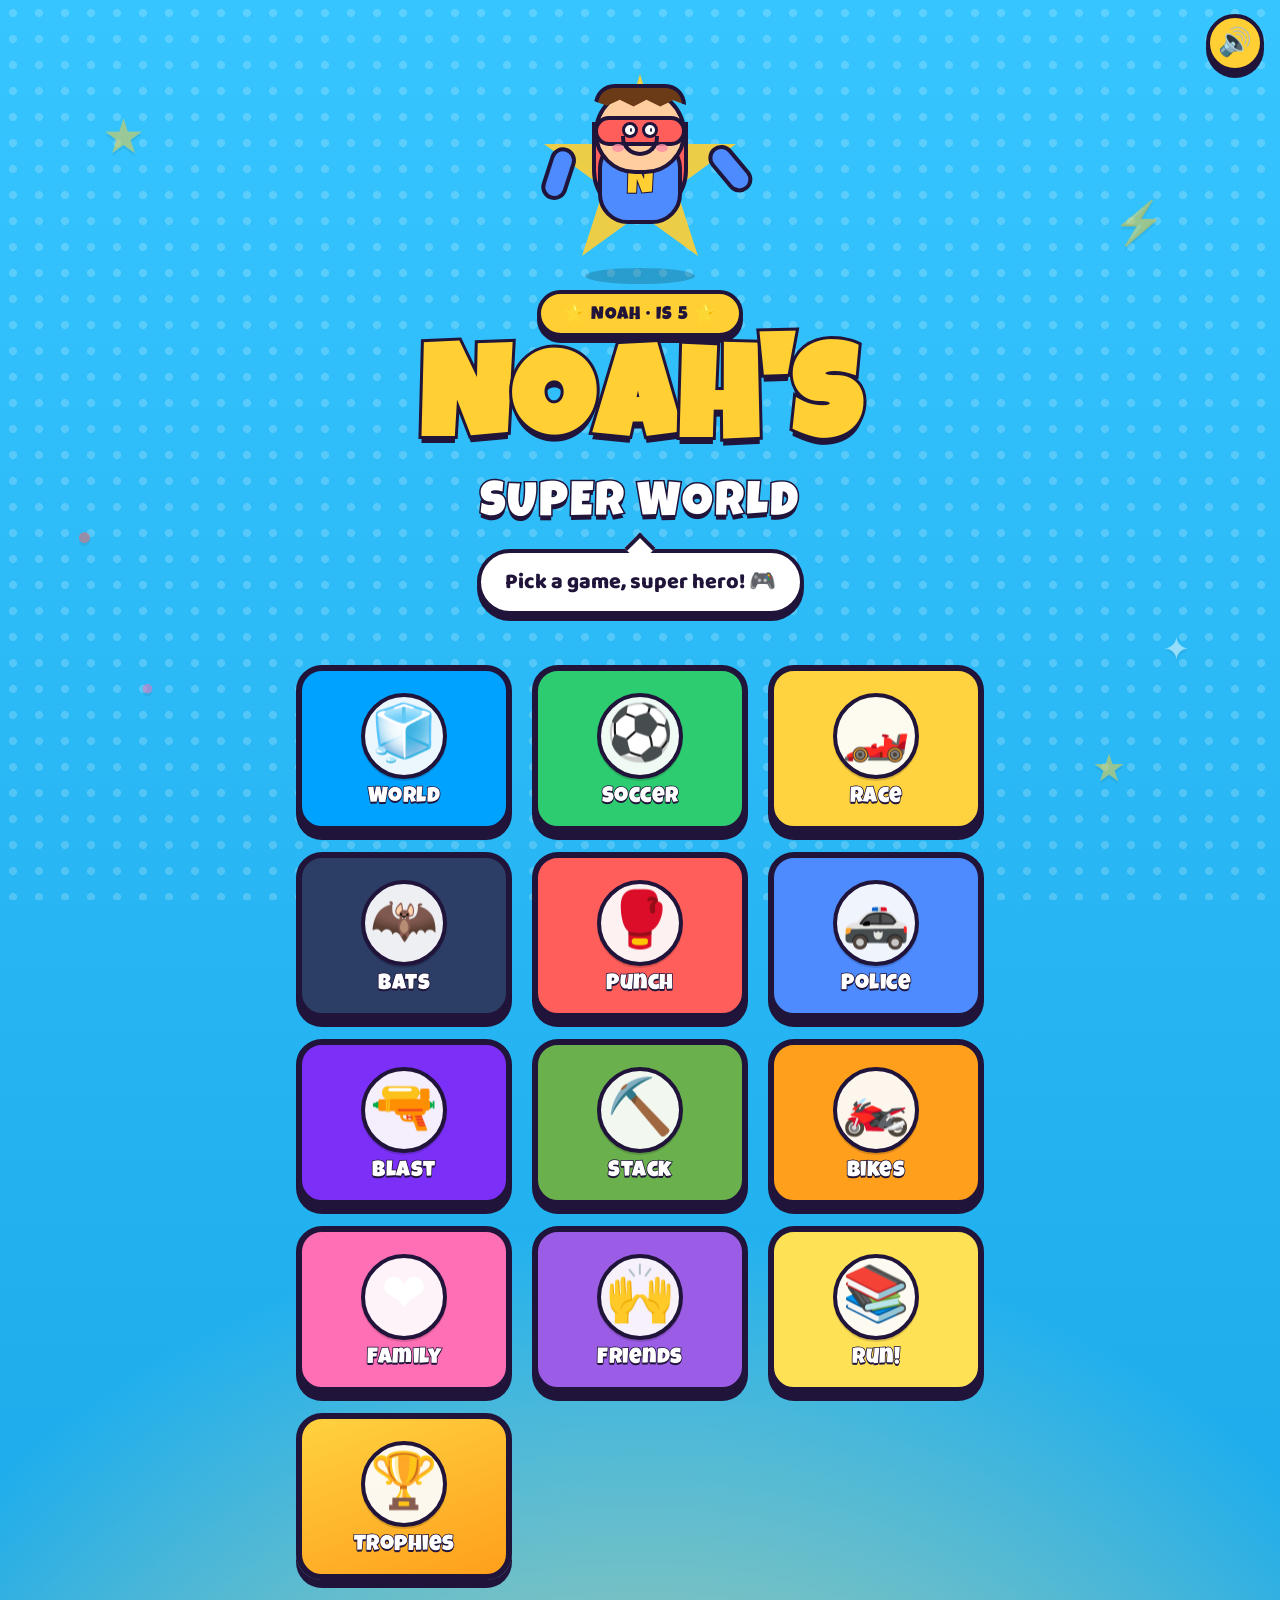
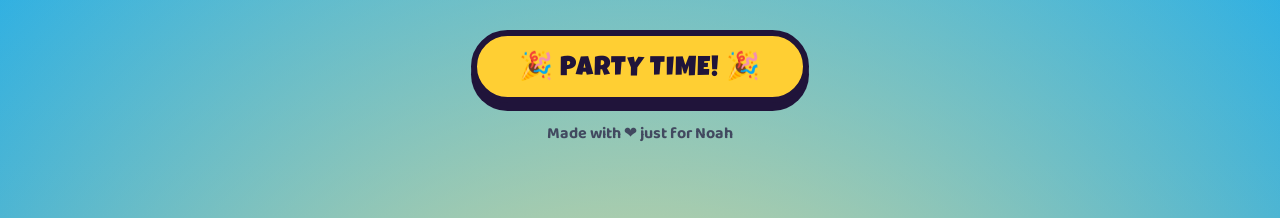
<file: index.html>
<!DOCTYPE html>
<html lang="en">
<head>
  <meta charset="UTF-8" />
  <meta name="viewport" content="width=device-width, initial-scale=1.0, viewport-fit=cover" />
  <title>Noah's Super World!</title>
  <meta name="robots" content="noindex, nofollow" />
  <meta name="description" content="Noah's Super World — soccer, cars, Batman, Minecraft, Noah World and more fun mini-games made just for Noah!" />
  <!-- Home-screen / tablet app feel -->
  <meta name="theme-color" content="#ffcf33" />
  <meta name="mobile-web-app-capable" content="yes" />
  <meta name="apple-mobile-web-app-capable" content="yes" />
  <meta name="apple-mobile-web-app-status-bar-style" content="black-translucent" />
  <meta name="apple-mobile-web-app-title" content="Noah's World" />
  <link rel="preconnect" href="https://fonts.googleapis.com" />
  <link rel="preconnect" href="https://fonts.gstatic.com" crossorigin />
  <link rel="stylesheet" href="https://fonts.googleapis.com/css2?family=Baloo+2:wght@400;500;600;700;800&family=Luckiest+Guy&display=swap" media="print" id="fontcss" />
  <noscript><link rel="stylesheet" href="https://fonts.googleapis.com/css2?family=Baloo+2:wght@400;500;600;700;800&family=Luckiest+Guy&display=swap" /></noscript>
  <link rel="stylesheet" href="styles.css?v=5" />
  <link rel="icon" href="data:image/svg+xml,<svg xmlns='http://www.w3.org/2000/svg' viewBox='0 0 100 100'><text y='.9em' font-size='90'>⚡</text></svg>" />
  <link rel="manifest" href="manifest.json" />
  <link rel="apple-touch-icon" href="data:image/svg+xml,<svg xmlns='http://www.w3.org/2000/svg' viewBox='0 0 100 100'><text y='.9em' font-size='90'>⚡</text></svg>" />
</head>
<body>
  <!-- Comic halftone + floating sticker shapes -->
  <div class="bg-dots" aria-hidden="true"></div>
  <div class="bg-stickers" aria-hidden="true">
    <span class="sticker s1">★</span>
    <span class="sticker s2">⚡</span>
    <span class="sticker s3">●</span>
    <span class="sticker s4">★</span>
    <span class="sticker s5">✦</span>
    <span class="sticker s6">●</span>
  </div>

  <!-- ============ GLOBAL UI ============ -->
  <button id="soundToggle" class="icon-btn sound-toggle" title="Sound on/off" aria-label="Toggle sound">🔊</button>
  <button id="homeBtn" class="icon-btn home-btn" title="Back to games" aria-label="Back to all games" hidden>🏠</button>
  <button id="navPrev" class="nav-arrow nav-prev" aria-label="Previous game" hidden>‹</button>
  <button id="navNext" class="nav-arrow nav-next" aria-label="Next game" hidden>›</button>

  <main>
  <!-- ================= HOME ================= -->
  <section id="home" class="screen home active" data-screen-label="Home">
    <header class="hero">
      <!-- Super Noah mascot, built from CSS shapes -->
      <div class="mascot" id="mascot" aria-hidden="true">
        <div class="mascot-burst"></div>
        <div class="mascot-cape"></div>
        <div class="mascot-body">
          <span class="mascot-emblem">N</span>
        </div>
        <div class="mascot-arm arm-l"></div>
        <div class="mascot-arm arm-r"></div>
        <div class="mascot-head">
          <div class="mascot-hair"></div>
          <div class="mascot-mask"></div>
          <div class="mascot-eye eye-l"></div>
          <div class="mascot-eye eye-r"></div>
          <div class="mascot-smile"></div>
          <div class="mascot-cheek cheek-l"></div>
          <div class="mascot-cheek cheek-r"></div>
        </div>
        <div class="mascot-shadow"></div>
      </div>

      <div class="hero-badge">⭐ NOAH · IS 5 ⭐</div>
      <h1 class="hero-title">
        <span class="word" style="--i:0">N</span><span class="word" style="--i:1">O</span><span class="word" style="--i:2">A</span><span class="word" style="--i:3">H</span><span class="word" style="--i:4">'</span><span class="word" style="--i:5">S</span>
      </h1>
      <p class="hero-sub">SUPER WORLD</p>
      <div class="hero-bubble">
        <span class="hero-bubble-tail"></span>
        Pick a game, super hero! 🎮
      </div>
    </header>

    <nav class="tile-grid" aria-label="Pick a game">
      <button class="tile t-world"  data-go="world">      <span class="t-emoji">🧊</span><span class="t-name">World</span></button>
      <button class="tile t-green"  data-go="soccer">     <span class="t-emoji">⚽</span><span class="t-name">Soccer</span></button>
      <button class="tile t-gold"   data-go="cars">       <span class="t-emoji">🏎️</span><span class="t-name">Race</span></button>
      <button class="tile t-dark"   data-go="batman">     <span class="t-emoji">🦇</span><span class="t-name">Bats</span></button>
      <button class="tile t-red"    data-go="kickboxing"> <span class="t-emoji">🥊</span><span class="t-name">Punch</span></button>
      <button class="tile t-blue"   data-go="police">     <span class="t-emoji">🚓</span><span class="t-name">Police</span></button>
      <button class="tile t-space"  data-go="blaster">    <span class="t-emoji">🔫</span><span class="t-name">Blast</span></button>
      <button class="tile t-cube"   data-go="minecraft">  <span class="t-emoji">⛏️</span><span class="t-name">Stack</span></button>
      <button class="tile t-orange" data-go="bikes">      <span class="t-emoji">🏍️</span><span class="t-name">Bikes</span></button>
      <button class="tile t-pink"   data-go="family">     <span class="t-emoji">❤️</span><span class="t-name">Family</span></button>
      <button class="tile t-purple" data-go="friends">    <span class="t-emoji">🙌</span><span class="t-name">Friends</span></button>
      <button class="tile t-yellow" data-go="nostudy">    <span class="t-emoji">📚</span><span class="t-name">Run!</span></button>
      <button class="tile t-trophy" data-go="trophies">   <span class="t-emoji">🏆</span><span class="t-name">Trophies</span></button>
    </nav>

    <footer class="home-foot">
      <button id="partyBtn" class="big-btn party-btn">🎉 PARTY TIME! 🎉</button>
      <p>Made with ❤️ just for Noah</p>
    </footer>
  </section>

  <!-- ================= SOCCER ================= -->
  <section id="soccer" class="screen game card-green" aria-label="Soccer Star game" data-screen-label="Soccer">
    <h2>⚽ Soccer Star</h2>
    <p class="card-text">Tap a glowing 💚 lane to score past the keeper! 🥅</p>
    <div class="soccer-field">
      <div class="goal-frame">
        <span class="goal-net"></span><span class="goal-net"></span><span class="goal-net"></span>
        <div id="keeper" class="keeper">🧤</div>
      </div>
      <div id="ball" class="ball">⚽</div>
      <div id="soccerFlash" class="soccer-flash"></div>
    </div>
    <div class="shoot-row">
      <button class="shoot-btn" data-shoot="0" aria-label="Shoot left">⬅️</button>
      <button class="shoot-btn" data-shoot="1" aria-label="Shoot middle">⬆️</button>
      <button class="shoot-btn" data-shoot="2" aria-label="Shoot right">➡️</button>
    </div>
    <div class="score-board" aria-live="polite">⚽ <span id="soccerScore">0</span> &nbsp;·&nbsp; 🔥 <span id="soccerStreak">0</span> &nbsp;·&nbsp; 🏆 <span id="soccerBest">0</span></div>
  </section>

  <!-- ================= CAR RACE ================= -->
  <section id="cars" class="screen game card-gold" aria-label="Tap Race game" data-screen-label="Race">
    <h2>🏎️ Tap Race</h2>
    <p class="card-text" id="raceMsg">Pick your racer, hit GO, then TAP fast to win! 🏁</p>
    <div class="race">
      <div class="lane"><div class="racer" id="playerCar">🏎️</div><span class="lane-tag">You</span></div>
      <div class="lane"><div class="racer" id="rivalCar">🚗</div><span class="lane-tag">Rival</span></div>
      <div class="finish-flag">🏁</div>
    </div>
    <div class="pick-group">
      <span class="pick-label">Your car 💚</span>
      <div class="pick-row" id="carPick">
        <button class="pick-btn active" data-car="🏎️" aria-label="Race car">🏎️</button>
        <button class="pick-btn" data-car="🏍️" aria-label="Motorbike">🏍️</button>
        <button class="pick-btn" data-car="🚒" aria-label="Fire truck">🚒</button>
        <button class="pick-btn" data-car="🚜" aria-label="Tractor">🚜</button>
        <button class="pick-btn" data-car="🚗" aria-label="Car">🚗</button>
        <button class="pick-btn" data-car="🚕" aria-label="Taxi">🚕</button>
        <button class="pick-btn" data-car="🚙" aria-label="SUV">🚙</button>
        <button class="pick-btn" data-car="🚓" aria-label="Police car">🚓</button>
      </div>
    </div>
    <div class="pick-group">
      <span class="pick-label">Rival's car ❤️</span>
      <div class="pick-row" id="rivalPick">
        <button class="pick-btn" data-car="🏎️" aria-label="Race car">🏎️</button>
        <button class="pick-btn" data-car="🏍️" aria-label="Motorbike">🏍️</button>
        <button class="pick-btn" data-car="🚒" aria-label="Fire truck">🚒</button>
        <button class="pick-btn" data-car="🚜" aria-label="Tractor">🚜</button>
        <button class="pick-btn active" data-car="🚗" aria-label="Car">🚗</button>
        <button class="pick-btn" data-car="🚕" aria-label="Taxi">🚕</button>
        <button class="pick-btn" data-car="🚙" aria-label="SUV">🚙</button>
        <button class="pick-btn" data-car="🚓" aria-label="Police car">🚓</button>
      </div>
    </div>
    <button id="raceBtn" class="big-btn">GO! 🚦</button>
    <div class="score-board">🏆 Wins <span id="raceWins">0</span></div>
  </section>

  <!-- ================= BATMAN ================= -->
  <section id="batman" class="screen game card-dark" aria-label="Bat Catch game" data-screen-label="Bats">
    <h2>🦇 Bat Catch</h2>
    <p class="card-text">Catch the flying bats! Tap the moon for a BAT-SIGNAL blast 🌙</p>
    <div class="bat-sky" id="batSky">
      <button type="button" class="moon" id="moon" aria-label="Bat-signal blast">🌙</button>
      <div class="bat-logo" id="batLogo">🦇</div>
      <div class="batman" id="batHero">🦸‍♂️</div>
    </div>
    <div class="score-board" aria-live="polite">🦇 Caught <span id="batScore">0</span> &nbsp;·&nbsp; 🏆 Best <span id="batBest">0</span></div>
  </section>

  <!-- ================= KICKBOXING ================= -->
  <section id="kickboxing" class="screen game card-red" aria-label="Power Punch game" data-screen-label="Punch">
    <h2>🥊 Power Punch</h2>
    <p class="card-text" id="punchMsg">Tap START, then punch as FAST as you can for 10 seconds! 💥</p>
    <div class="punch-stage">
      <div class="timer-pill">⏱️ <span id="punchTimer">10</span>s</div>
      <button id="punchBag" class="punch-bag" aria-label="Punch the bag">🥊</button>
    </div>
    <div class="power-bar"><div id="powerFill" class="power-fill"></div></div>
    <div id="punchPraise" class="praise"></div>
    <button id="punchStart" class="big-btn">START 🥊</button>
    <div class="score-board" aria-live="polite">👊 <span id="punchScore">0</span> &nbsp;·&nbsp; 🏆 Best <span id="punchBest">0</span></div>
  </section>

  <!-- ================= POLICE ================= -->
  <section id="police" class="screen game card-blue" aria-label="Police Chase game" data-screen-label="Police">
    <h2>🚓 Police Chase</h2>
    <p class="card-text" id="copMsg">Tap START, then catch as many robbers as you can! 🚨</p>
    <div class="chase-zone" id="chaseZone">
      <div class="siren" id="siren">🚨</div>
      <button id="robber" class="robber" aria-label="Catch the robber" hidden>🦹</button>
    </div>
    <button id="copStart" class="big-btn">START 🚨</button>
    <div class="score-board" aria-live="polite">👮 <span id="copScore">0</span> &nbsp;·&nbsp; ⏱️ <span id="copTimer">15</span>s &nbsp;·&nbsp; 🏆 <span id="copBest">0</span></div>
  </section>

  <!-- ================= BLASTER ================= -->
  <section id="blaster" class="screen game card-space" aria-label="Silly Blaster game" data-screen-label="Blast">
    <h2>🔫 Silly Blaster</h2>
    <p class="card-text" id="blastMsg">Goofy space critters invaded! Tap to BLAST them — hit the 💣 to clear them all! 👽💥</p>
    <div class="blast-zone" id="blastZone">
      <div class="blaster" id="blasterGun">🔫</div>
    </div>
    <div class="score-board" aria-live="polite">💥 <span id="blastScore">0</span> &nbsp;·&nbsp; 🔥 <span id="blastStreak">0</span> &nbsp;·&nbsp; 🏆 <span id="blastBest">0</span></div>
  </section>

  <!-- ================= MINECRAFT ================= -->
  <section id="minecraft" class="screen game card-cube" aria-label="Block Stack game" data-screen-label="Stack">
    <h2>⛏️ Block Stack</h2>
    <p class="card-text" id="stackMsg">Tap DROP to stack the block. Keep it straight! 🟩</p>
    <div class="stack-area" id="stackArea">
      <div id="stack">
        <div id="stackInner"></div>
        <div id="movingBlock" class="block moving"></div>
      </div>
    </div>
    <button id="dropBtn" class="big-btn">DROP 🧱</button>
    <div class="score-board" aria-live="polite">🧱 Height <span id="stackScore">0</span> &nbsp;·&nbsp; 🏆 Best <span id="stackBest">0</span></div>
  </section>

  <!-- ================= NOAH WORLD (Roblox-style playground) ================= -->
  <section id="world" class="screen game card-world" aria-label="Noah World game" data-screen-label="World">
    <h2>🧊 Noah World</h2>
    <p class="card-text" id="worldMsg">Drag to run, tap JUMP, grab coins, finish the rainbow! 🌈</p>
    <div class="world-stage" id="worldStage" data-no-swipe>
      <canvas id="worldCanvas" aria-label="Noah World playground"></canvas>
      <div class="world-stick" id="worldStick" role="application" aria-label="Move around">
        <div class="world-knob" id="worldKnob"></div>
      </div>
      <div class="world-hint" id="worldHint" aria-hidden="true">👆</div>
    </div>
    <button id="worldJump" class="big-btn">JUMP 🦘</button>
    <div class="score-board" aria-live="polite">🪙 <span id="worldScore">0</span> &nbsp;·&nbsp; 🏆 <span id="worldBest">0</span></div>
  </section>

  <!-- ================= BIKES ================= -->
  <section id="bikes" class="screen game card-orange" aria-label="Bike Run game" data-screen-label="Bikes">
    <h2>🏍️ Bike Run</h2>
    <p class="card-text">Tap JUMP to leap rocks — tap twice for a DOUBLE jump! Grab ⭐ for a shield 💨</p>
    <div class="run-area" id="runArea">
      <div id="bikeHearts" class="bike-hearts" aria-hidden="true">❤️❤️❤️</div>
      <div id="bike" class="bike">🚲</div>
      <div class="run-ground"></div>
    </div>
    <div class="pick-row" id="ridePick">
      <button class="pick-btn active" data-ride="🚲" aria-label="Bicycle">🚲</button>
      <button class="pick-btn" data-ride="🏍️" aria-label="Motorbike">🏍️</button>
      <button class="pick-btn" data-ride="🛴" aria-label="Scooter">🛴</button>
    </div>
    <button id="jumpBtn" class="big-btn">JUMP 🦘</button>
    <div class="score-board" aria-live="polite">🛣️ <span id="bikeScore">0</span> m &nbsp;·&nbsp; 🏆 Best <span id="bikeBest">0</span> m</div>
  </section>

  <!-- ================= FAMILY ================= -->
  <section id="family" class="screen game card-pink" aria-label="Family game" data-screen-label="Family">
    <h2>❤️ Noah's Family</h2>
    <p class="card-text">Tap each person to send love! 💝</p>
    <div class="family-grid">
      <button class="person fav" data-love="Mom is the BEST! 💖">
        <span class="face">👩</span><span class="name">Mom</span><span class="heart-badge">#1 ❤️</span>
      </button>
      <button class="person" data-love="Love you Dad! 💙">
        <span class="face">👨</span><span class="name">Dad</span>
      </button>
      <button class="person" data-love="Manha is the best sister! 💛">
        <span class="face">👧</span><span class="name">Manha</span>
      </button>
      <button class="person" data-love="That's me! Noah! 😎">
        <span class="face">👦</span><span class="name">Noah</span>
      </button>
    </div>
    <div class="love-meter" aria-hidden="true"><div id="loveFill" class="love-fill"></div></div>
    <div id="loveMsg" class="love-msg"></div>
  </section>

  <!-- ================= FRIENDS ================= -->
  <section id="friends" class="screen game card-purple" aria-label="Friends game" data-screen-label="Friends">
    <h2>🧑‍🤝‍🧑 My 10 Friends</h2>
    <p class="card-text">High-five all 10 friends to win the round! 🙌</p>
    <div id="friendsGrid" class="friends-grid"></div>
    <div class="score-board" aria-live="polite">🔁 Round <span id="friendsRound">1</span> &nbsp;·&nbsp; 🙌 <span id="fiveScore">0</span></div>
  </section>

  <!-- ================= NO STUDY ================= -->
  <section id="nostudy" class="screen game card-yellow" aria-label="Catch the Book game" data-screen-label="Run">
    <h2>📚 Catch the Book!</h2>
    <p class="card-text">Try to tap the book... it runs away! 😜</p>
    <div class="study-zone" id="studyZone">
      <button id="bookBtn" class="book-btn" aria-label="Catch the book">📚</button>
    </div>
    <div id="studyMsg" class="study-msg"></div>
  </section>

  <!-- ================= TROPHIES ================= -->
  <section id="trophies" class="screen game card-trophy" aria-label="Trophy room" data-screen-label="Trophies">
    <h2>🏆 My Trophies</h2>
    <p class="card-text">Play games to earn shiny trophies! 🏆</p>
    <div id="trophyWall" class="trophy-wall" aria-label="Trophy stickers"></div>
  </section>

  </main>
  <!-- Confetti canvas -->
  <canvas id="confettiCanvas" aria-hidden="true"></canvas>

  <script src="script.js?v=5"></script>
  <script src="mascot.js?v=5"></script>
  <script src="boot.js?v=5"></script>
</body>
</html>
</file>
<file: styles.css>
/* ============================================================
   NOAH'S SUPER WORLD — Comic-book superhero toybox theme
   ------------------------------------------------------------
   Design language:
   • Thick INK outlines (var --ink) on every play surface
   • Hard offset "sticker" shadows (no soft blur on chrome)
   • Ben-Day halftone dots + floating sticker shapes in the bg
   • Action-burst stars behind big moments
   • Chunky squishy buttons that press DOWN into their shadow
   • Display type = Luckiest Guy, body = Baloo 2 (rounded)
   ============================================================ */

* { margin: 0; padding: 0; box-sizing: border-box; -webkit-tap-highlight-color: transparent; }

button {
  touch-action: manipulation;
  -webkit-user-select: none;
  user-select: none;
  font-family: inherit;
}

/* Author `display` (nav arrows, the robber) must not beat the hidden attribute. */
[hidden] { display: none !important; }

/* Visible keyboard / switch-access focus ring (does not show on touch/mouse) */
:focus-visible {
  outline: 4px solid var(--sun);
  outline-offset: 3px;
}

:root {
  /* Game colors */
  --green: #2ecc71;
  --gold: #ffd23f;
  --dark: #2c3e66;
  --red: #ff5e5b;
  --blue: #4d8bff;
  --cube: #6ab04c;
  --orange: #ff9f1c;
  --pink: #ff6fb5;
  --purple: #9b5de5;
  --yellow: #ffe156;
  --space: #7b2ff7;
  --world: #00a2ff;

  /* Comic system */
  --ink: #20143a;                 /* outline color — deep ink, warmer than black */
  --sky: #36c5ff;                 /* hero sky blue */
  --sky-2: #19a8e8;
  --sun: #ffcf33;                 /* sunny pop */
  --paper: #fff7e6;              /* warm paper for surfaces */

  --bw: 4px;                       /* default border weight */
  --bw-fat: 6px;                  /* fat outline for big elements */
  --shadow: 0 6px 0 var(--ink);   /* hard sticker shadow */
}

html { scroll-behavior: smooth; }

body {
  font-family: 'Baloo 2', system-ui, sans-serif;
  background:
    radial-gradient(circle at 50% 120%, #ffe28a 0%, transparent 42%),
    linear-gradient(180deg, var(--sky) 0%, var(--sky-2) 100%);
  color: var(--ink);
  overflow-x: hidden;
  min-height: 100vh;
  -webkit-user-select: none;
  user-select: none;
  -webkit-touch-callout: none;
}

h2 {
  font-family: 'Luckiest Guy', cursive;
  font-size: clamp(1.8rem, 6.5vw, 2.8rem);
  margin-bottom: 8px;
  text-align: center;
  letter-spacing: 1px;
  color: #fff;
  -webkit-text-stroke: 2.5px var(--ink);
  paint-order: stroke fill;
  text-shadow: 0 4px 0 var(--ink);
}

/* ===================== BACKGROUND FX ===================== */
/* Ben-Day halftone dots */
.bg-dots {
  position: fixed;
  inset: 0;
  pointer-events: none;
  z-index: -1;
  background-image: radial-gradient(rgba(255,255,255,.35) 22%, transparent 23%);
  background-size: 26px 26px;
  background-position: 0 0;
  opacity: .55;
}
/* Floating sticker doodles */
.bg-stickers { position: fixed; inset: 0; pointer-events: none; z-index: -1; overflow: hidden; }
.sticker {
  position: absolute;
  font-family: 'Luckiest Guy', cursive;
  color: #fff;
  opacity: .5;
  text-shadow: 0 3px 0 rgba(0,0,0,.12);
  animation: floaty 9s ease-in-out infinite;
}
.sticker.s1 { top: 12%; left: 8%;  font-size: 3rem; color: var(--sun);  animation-delay: 0s; }
.sticker.s2 { top: 22%; right: 9%; font-size: 2.6rem; color: #fff;       animation-delay: 1.2s; }
.sticker.s3 { top: 58%; left: 6%;  font-size: 1.6rem; color: var(--red); animation-delay: .6s; }
.sticker.s4 { bottom: 12%; right: 12%; font-size: 2.4rem; color: var(--sun); animation-delay: 2s; }
.sticker.s5 { top: 70%; right: 7%; font-size: 2rem;   color: #fff;        animation-delay: 1.6s; }
.sticker.s6 { bottom: 22%; left: 11%; font-size: 1.4rem; color: var(--pink); animation-delay: .9s; }
@keyframes floaty {
  0%,100% { transform: translateY(0) rotate(-6deg); }
  50%     { transform: translateY(-18px) rotate(8deg); }
}

/* ===================== SCREEN SYSTEM ===================== */
.screen { display: none; position: relative; z-index: 1; min-height: 100vh; }
.screen.active { display: block; }
/* Home flows naturally so the game tiles peek up under the hero */
.screen.home { min-height: 0; padding-bottom: 8px; }
.screen.game.active { animation: screenIn .35s cubic-bezier(.34,1.56,.64,1); }
@keyframes screenIn {
  from { opacity: 0; transform: translateY(28px) scale(.96); }
  to   { opacity: 1; transform: none; }
}

/* A game screen is a full-bleed colored stage */
.screen.game {
  padding: 92px 18px 56px;
  color: #fff;
}
.screen.game > * {
  width: 100%;
  max-width: 620px;
  margin-left: auto;
  margin-right: auto;
}

/* ===================== GLOBAL ICON BUTTONS ===================== */
.icon-btn {
  position: fixed;
  top: 14px;
  z-index: 60;
  font-size: 1.7rem;
  background: #fff;
  border: var(--bw) solid var(--ink);
  border-radius: 50%;
  width: 58px;
  height: 58px;
  cursor: pointer;
  box-shadow: var(--shadow);
  transition: transform .1s, box-shadow .1s;
}
.icon-btn:active { transform: translateY(6px); box-shadow: 0 0 0 var(--ink); }
.sound-toggle { right: 16px; background: var(--sun); }
.home-btn { left: 16px; background: var(--red); }

/* Side navigation arrows — bottom corners (out of resting-thumb zone) */
.nav-arrow {
  position: fixed;
  bottom: max(18px, env(safe-area-inset-bottom, 0px));
  top: auto;
  transform: none;
  z-index: 55;
  width: 58px;
  height: 58px;
  border: var(--bw) solid var(--ink);
  border-radius: 50%;
  background: #fff;
  color: var(--ink);
  font-family: 'Luckiest Guy', cursive;
  font-size: 1.6rem;
  line-height: 1;
  cursor: pointer;
  box-shadow: var(--shadow);
  transition: box-shadow .1s, transform .1s;
  display: flex;
  align-items: center;
  justify-content: center;
  padding: 0;
}
.nav-arrow:active { transform: translateY(6px); box-shadow: 0 0 0 var(--ink); }
.nav-prev { left: 12px; }
.nav-next { right: 12px; }

/* ===================== MASCOT — SUPER NOAH (pure CSS) ===================== */
.mascot {
  position: relative;
  width: 180px;
  height: 200px;
  margin: 0 auto 6px;
  animation: mascotBob 2.6s ease-in-out infinite;
}
.mascot.cheer { animation: mascotCheer .7s ease; }
@keyframes mascotBob { 0%,100% { transform: translateY(0); } 50% { transform: translateY(-10px); } }
@keyframes mascotCheer {
  0% { transform: translateY(0) rotate(0); }
  25% { transform: translateY(-26px) rotate(-6deg) scale(1.06); }
  55% { transform: translateY(-10px) rotate(6deg); }
  100% { transform: translateY(0) rotate(0); }
}

/* spinning star burst behind hero */
.mascot-burst {
  position: absolute;
  top: 30px; left: 50%;
  width: 200px; height: 200px;
  transform: translateX(-50%);
  background: var(--sun);
  clip-path: polygon(50% 0,61% 35%,98% 35%,68% 57%,79% 91%,50% 70%,21% 91%,32% 57%,2% 35%,39% 35%);
  filter: drop-shadow(0 0 0 var(--ink));
  opacity: .9;
  animation: spin 16s linear infinite;
  z-index: 0;
}
@keyframes spin { to { transform: translateX(-50%) rotate(360deg); } }

/* cape */
.mascot-cape {
  position: absolute;
  top: 78px; left: 50%;
  width: 96px; height: 96px;
  transform: translateX(-50%);
  background: var(--red);
  border: var(--bw) solid var(--ink);
  border-radius: 0 0 48px 48px;
  clip-path: polygon(0 0, 100% 0, 100% 78%, 50% 100%, 0 78%);
  z-index: 1;
  animation: capeFlap 2.6s ease-in-out infinite;
  transform-origin: top center;
}
@keyframes capeFlap { 0%,100% { transform: translateX(-50%) rotate(-2deg); } 50% { transform: translateX(-50%) rotate(2deg); } }

/* body */
.mascot-body {
  position: absolute;
  top: 96px; left: 50%;
  width: 84px; height: 84px;
  transform: translateX(-50%);
  background: var(--blue);
  border: var(--bw) solid var(--ink);
  border-radius: 28px 28px 30px 30px;
  z-index: 3;
  display: flex;
  align-items: center;
  justify-content: center;
}
.mascot-emblem {
  font-family: 'Luckiest Guy', cursive;
  color: var(--sun);
  font-size: 2.4rem;
  -webkit-text-stroke: 2px var(--ink);
  paint-order: stroke fill;
  margin-top: 6px;
}
.mascot-arm {
  position: absolute;
  top: 104px;
  width: 26px; height: 54px;
  background: var(--blue);
  border: var(--bw) solid var(--ink);
  border-radius: 14px;
  z-index: 2;
}
.arm-l { left: 24px; transform: rotate(18deg); transform-origin: top center; }
.arm-r { right: 24px; transform: rotate(-40deg); transform-origin: top center; animation: wave 1.4s ease-in-out infinite; }
@keyframes wave { 0%,100% { transform: rotate(-40deg); } 50% { transform: rotate(-66deg); } }

/* head */
.mascot-head {
  position: absolute;
  top: 44px; left: 50%;
  width: 92px; height: 86px;
  transform: translateX(-50%);
  background: #ffcd9e;
  border: var(--bw) solid var(--ink);
  border-radius: 46px 46px 42px 42px;
  z-index: 4;
}
.mascot-hair {
  position: absolute;
  top: -8px; left: -4px; right: -4px;
  height: 34px;
  background: #6b3a17;
  border: var(--bw) solid var(--ink);
  border-radius: 46px 46px 20px 20px / 46px 46px 30px 30px;
  clip-path: polygon(0 0,100% 0,100% 62%,86% 48%,72% 66%,57% 46%,43% 66%,28% 46%,14% 64%,0 50%);
}
.mascot-mask {
  position: absolute;
  top: 24px; left: -4px; right: -4px;
  height: 30px;
  background: var(--red);
  border: var(--bw) solid var(--ink);
  border-radius: 16px;
  z-index: 5;
}
.mascot-eye {
  position: absolute;
  top: 30px;
  width: 16px; height: 16px;
  background: #fff;
  border: 3px solid var(--ink);
  border-radius: 50%;
  z-index: 6;
}
.mascot-eye::after {
  content: ""; position: absolute; inset: 3px 3px 3px 5px;
  background: var(--ink); border-radius: 50%;
}
.eye-l { left: 24px; }
.eye-r { right: 24px; }
.mascot-smile {
  position: absolute;
  bottom: 14px; left: 50%;
  width: 38px; height: 20px;
  transform: translateX(-50%);
  border: 4px solid var(--ink);
  border-top: 0;
  border-radius: 0 0 30px 30px;
  z-index: 6;
}
.mascot-cheek {
  position: absolute;
  bottom: 18px;
  width: 12px; height: 8px;
  background: #ff8fa3;
  border-radius: 50%;
  opacity: .85;
  z-index: 6;
}
.cheek-l { left: 14px; }
.cheek-r { right: 14px; }
.mascot-shadow {
  position: absolute;
  bottom: 0; left: 50%;
  width: 110px; height: 16px;
  transform: translateX(-50%);
  background: rgba(0,0,0,.18);
  border-radius: 50%;
  z-index: 0;
  animation: shadowPulse 2.6s ease-in-out infinite;
}
@keyframes shadowPulse { 0%,100% { transform: translateX(-50%) scale(1); opacity:.18; } 50% { transform: translateX(-50%) scale(.84); opacity:.12; } }

/* ===================== HERO (home) ===================== */
.hero {
  text-align: center;
  padding: 22px 20px 8px;
}
.hero-badge {
  display: inline-block;
  background: var(--sun);
  color: var(--ink);
  font-family: 'Luckiest Guy', cursive;
  letter-spacing: 1px;
  padding: 9px 22px;
  border: var(--bw) solid var(--ink);
  border-radius: 50px;
  font-size: clamp(.85rem, 3.2vw, 1.1rem);
  white-space: nowrap;
  box-shadow: var(--shadow);
  animation: pop 2s ease-in-out infinite;
}
@keyframes pop { 0%,100% { transform: rotate(-2deg) scale(1); } 50% { transform: rotate(2deg) scale(1.05); } }

.hero-title {
  font-family: 'Luckiest Guy', cursive;
  font-size: clamp(3.6rem, 18vw, 8rem);
  line-height: .95;
  margin: 14px 0 0;
  letter-spacing: 2px;
  display: flex;
  justify-content: center;
  flex-wrap: wrap;
}
.hero-title .word {
  display: inline-block;
  color: var(--sun);
  -webkit-text-stroke: clamp(3px, 1.2vw, 6px) var(--ink);
  paint-order: stroke fill;
  text-shadow: 0 7px 0 var(--ink);
  animation: bounceLetter 2.5s ease-in-out infinite;
  animation-delay: calc(var(--i) * .12s);
}
@keyframes bounceLetter { 0%,100% { transform: translateY(0); } 50% { transform: translateY(-16px); } }

.hero-sub {
  font-family: 'Luckiest Guy', cursive;
  font-size: clamp(1.5rem, 7vw, 3rem);
  color: #fff;
  -webkit-text-stroke: 3px var(--ink);
  paint-order: stroke fill;
  text-shadow: 0 5px 0 var(--ink);
  margin-top: 8px;
  letter-spacing: 2px;
}

.hero-bubble {
  position: relative;
  display: inline-block;
  margin-top: 20px;
  background: #fff;
  color: var(--ink);
  font-weight: 800;
  font-size: clamp(1rem, 4.4vw, 1.35rem);
  padding: 12px 24px;
  border: var(--bw) solid var(--ink);
  border-radius: 50px;
  box-shadow: var(--shadow);
}
.hero-bubble-tail {
  position: absolute;
  top: -16px; left: 50%;
  width: 22px; height: 22px;
  transform: translateX(-50%) rotate(45deg);
  background: #fff;
  border: var(--bw) solid var(--ink);
  border-bottom: 0; border-right: 0;
}

/* ===================== HOME TILE GRID ===================== */
.tile-grid {
  display: grid;
  grid-template-columns: repeat(2, 1fr);
  gap: 16px;
  max-width: 560px;
  margin: 26px auto 0;
  padding: 0 16px;
}
.tile {
  position: relative;
  display: flex;
  flex-direction: column;
  align-items: center;
  justify-content: center;
  gap: 8px;
  border: var(--bw-fat) solid var(--ink);
  border-radius: 26px;
  padding: 22px 10px 18px;
  color: #fff;
  cursor: pointer;
  box-shadow: 0 8px 0 var(--ink);
  transition: transform .12s, box-shadow .12s;
}
.home.active .tile {
  animation: tileIn .5s cubic-bezier(.34,1.56,.64,1) both;
  animation-delay: calc(var(--i, 0) * .045s);
}
@keyframes tileIn {
  from { opacity: 0; transform: translateY(22px) scale(.9) rotate(-4deg); }
  to   { opacity: 1; transform: none; }
}
.tile:nth-child(odd)  { transform: rotate(-1.5deg); }
.tile:nth-child(even) { transform: rotate(1.5deg); }
.tile:hover { transform: translateY(-4px) rotate(0deg); }
.tile:active { transform: translateY(6px) scaleY(.92) scaleX(1.04) rotate(0deg); box-shadow: 0 0 0 var(--ink); }

.t-best {
  position: absolute;
  top: -10px; right: -8px;
  background: #fff;
  color: var(--ink);
  font-family: 'Luckiest Guy', cursive;
  font-size: .8rem;
  padding: 3px 9px;
  border: 3px solid var(--ink);
  border-radius: 50px;
  transform: rotate(8deg);
  pointer-events: none;
  box-shadow: 0 3px 0 var(--ink);
}

.t-emoji {
  font-size: 2.9rem;
  line-height: 1;
  width: 72px; height: 72px;
  display: flex;
  align-items: center;
  justify-content: center;
  background: rgba(255,255,255,.92);
  border: var(--bw) solid var(--ink);
  border-radius: 50%;
  filter: drop-shadow(0 2px 0 rgba(0,0,0,.15));
}
.t-name {
  font-family: 'Luckiest Guy', cursive;
  font-size: 1.15rem;
  letter-spacing: .5px;
  -webkit-text-stroke: 1.5px var(--ink);
  paint-order: stroke fill;
  text-shadow: 0 2px 0 var(--ink);
}

.t-green  { background: var(--green); }
.t-gold   { background: var(--gold); }
.t-dark   { background: var(--dark); }
.t-red    { background: var(--red); }
.t-blue   { background: var(--blue); }
.t-cube   { background: var(--cube); }
.t-orange { background: var(--orange); }
.t-pink   { background: var(--pink); }
.t-purple { background: var(--purple); }
.t-yellow { background: var(--yellow); }
.t-space  { background: var(--space); }
.t-world  { background: var(--world); }

.home-foot {
  text-align: center;
  padding: 30px 20px 64px;
  color: var(--ink);
  font-weight: 700;
}
.home-foot p { margin-top: 18px; color: rgba(32,20,58,.7); }
.party-btn { background: var(--sun); }

/* ===================== SHARED GAME UI ===================== */
.card-text {
  text-align: center;
  font-weight: 700;
  font-size: clamp(1rem, 4vw, 1.2rem);
  margin-bottom: 16px;
  background: rgba(255,255,255,.18);
  border: 3px solid rgba(255,255,255,.5);
  border-radius: 18px;
  padding: 10px 16px;
}
/* Ink on a 55% white chip. White text on the 18% chip is under 4.5:1 on the
   bright stages. Dark stages (bats, blaster) stay white; they already clear it. */
.card-green .card-text,
.card-gold .card-text,
.card-red .card-text,
.card-blue .card-text,
.card-cube .card-text,
.card-orange .card-text,
.card-pink .card-text,
.card-purple .card-text,
.card-yellow .card-text,
.card-world .card-text,
.card-trophy .card-text {
  color: var(--ink);
  background: rgba(255,255,255,.55);
  border-color: var(--ink);
}

/* Each game gets a flat bold backdrop + an ink frame via ::before on stages */
.card-green  { background: var(--green); }
.card-gold   { background: var(--gold); color: var(--ink); }
.card-dark   { background: var(--dark); }
.card-red    { background: var(--red); }
.card-blue   { background: var(--blue); }
.card-cube   { background: var(--cube); }
.card-orange { background: var(--orange); }
.card-pink   { background: var(--pink); }
.card-trophy { background: linear-gradient(160deg, #ffd23f 0%, #ff9f1c 55%, #ff6fb5 100%); color: var(--ink); }
.card-purple { background: var(--purple); }
.card-yellow { background: var(--yellow); color: var(--ink); }
.card-space  { background: #3a1c71; }
.card-world  { background: linear-gradient(180deg, #00a2ff 0%, #2ecc71 78%); }

.score-board {
  text-align: center;
  font-family: 'Luckiest Guy', cursive;
  font-size: clamp(1.05rem, 4.4vw, 1.35rem);
  letter-spacing: .5px;
  margin-top: 18px;
  background: #fff;
  color: var(--ink);
  padding: 12px;
  border: var(--bw) solid var(--ink);
  border-radius: 18px;
  box-shadow: var(--shadow);
}

.big-btn {
  display: block;
  margin: 20px auto 0;
  background: var(--sun);
  color: var(--ink);
  font-family: 'Luckiest Guy', cursive;
  font-size: clamp(1.3rem, 5vw, 1.7rem);
  letter-spacing: 1px;
  border: var(--bw-fat) solid var(--ink);
  border-radius: 50px;
  padding: 14px 42px;
  cursor: pointer;
  box-shadow: 0 8px 0 var(--ink);
  transition: transform .1s, box-shadow .1s;
}
.big-btn:active { transform: translateY(8px); box-shadow: 0 0 0 var(--ink); }

/* Pick rows (cars / bikes) */
.pick-group { margin-top: 16px; }
.pick-label {
  display: block;
  text-align: center;
  font-family: 'Luckiest Guy', cursive;
  letter-spacing: .5px;
  color: #fff;
  -webkit-text-stroke: 1.5px var(--ink);
  paint-order: stroke fill;
  margin-bottom: 8px;
}
.pick-row {
  display: flex;
  gap: 10px;
  justify-content: center;
  margin-top: 16px;
  flex-wrap: wrap;
}
.pick-group .pick-row { margin-top: 0; }
.pick-btn {
  font-size: 1.9rem;
  background: #fff;
  border: var(--bw) solid var(--ink);
  border-radius: 16px;
  padding: 8px 14px;
  cursor: pointer;
  box-shadow: 0 4px 0 var(--ink);
  transition: transform .1s, box-shadow .1s, background .15s;
}
.pick-btn:active { transform: translateY(4px); box-shadow: 0 0 0 var(--ink); }
.pick-btn.active { background: var(--sun); transform: translateY(4px); box-shadow: 0 0 0 var(--ink); }

.praise {
  text-align: center;
  font-family: 'Luckiest Guy', cursive;
  font-size: 1.6rem;
  letter-spacing: .5px;
  min-height: 1.6em;
  margin-top: 10px;
  color: #fff;
  -webkit-text-stroke: 1.5px var(--ink);
  paint-order: stroke fill;
}


/* ===================== SOCCER ===================== */
.soccer-field {
  position: relative;
  height: 250px;
  background: repeating-linear-gradient(90deg, #27ae60 0 40px, #2ecc71 40px 80px);
  border-radius: 22px;
  border: var(--bw-fat) solid var(--ink);
  box-shadow: var(--shadow);
  overflow: hidden;
}
.goal-frame {
  position: absolute;
  top: 12px;
  left: 50%;
  transform: translateX(-50%);
  width: 78%;
  height: 92px;
  display: flex;
  border: var(--bw) solid #fff;
  border-radius: 6px;
  background: repeating-linear-gradient(90deg, rgba(255,255,255,.18) 0 10px, transparent 10px 20px),
              repeating-linear-gradient(0deg, rgba(255,255,255,.18) 0 10px, transparent 10px 20px);
}
.goal-net { flex: 1; }
.keeper {
  position: absolute;
  bottom: 4px;
  left: 50%;
  width: 33.33%;
  text-align: center;
  font-size: 2.6rem;
  line-height: 1;
  transform: translateX(-50%);
  transition: left .18s cubic-bezier(.34,1.56,.64,1);
}
.keeper.save { animation: keeperSave .4s ease; }
@keyframes keeperSave { 50% { transform: translateX(-50%) scale(1.3) rotate(-8deg); } }
.ball {
  position: absolute;
  bottom: 12px;
  left: 50%;
  transform: translateX(-50%);
  font-size: 3rem;
  transition: left .42s ease-out, bottom .42s ease-out, transform .42s ease-out;
  z-index: 4;
}
.ball.fly { transform: translateX(-50%) scale(.55) rotate(720deg); }
.soccer-flash {
  position: absolute;
  inset: 0;
  display: flex;
  align-items: center;
  justify-content: center;
  font-family: 'Luckiest Guy', cursive;
  font-size: 2.8rem;
  color: #fff;
  -webkit-text-stroke: 3px var(--ink);
  paint-order: stroke fill;
  opacity: 0;
  pointer-events: none;
}
.soccer-flash.show { animation: flashMsg .9s ease; }
@keyframes flashMsg {
  0% { opacity: 0; transform: scale(.4) rotate(-8deg); }
  30% { opacity: 1; transform: scale(1.15) rotate(4deg); }
  70% { opacity: 1; transform: scale(1) rotate(0); }
  100% { opacity: 0; transform: scale(1.2); }
}
.shoot-row { display: flex; gap: 12px; justify-content: center; margin-top: 18px; }
.shoot-btn {
  flex: 1;
  max-width: 120px;
  font-size: 1.9rem;
  background: #fff;
  border: var(--bw) solid var(--ink);
  border-radius: 18px;
  padding: 12px 0;
  cursor: pointer;
  box-shadow: 0 6px 0 var(--ink);
  transition: transform .1s, box-shadow .1s;
}
.shoot-btn:active { transform: translateY(6px); box-shadow: 0 0 0 var(--ink); }
.shoot-btn.open {
  box-shadow: 0 6px 0 var(--ink), 0 0 0 4px #2ecc71, 0 0 16px #2ecc71;
  animation: shootOpenPulse 1s ease-in-out infinite;
}
@keyframes shootOpenPulse { 50% { box-shadow: 0 6px 0 var(--ink), 0 0 0 6px #2ecc71, 0 0 22px #2ecc71; } }

/* ===================== CAR RACE ===================== */
.race {
  background: #2c2f3a;
  border-radius: 20px;
  padding: 16px 12px;
  position: relative;
  border: var(--bw-fat) solid var(--ink);
  box-shadow: var(--shadow);
}
.lane {
  position: relative;
  height: 60px;
  margin: 10px 0;
  background: repeating-linear-gradient(90deg, #4a4d5a 0 26px, #54576a 26px 52px);
  border-radius: 10px;
  border: 3px solid var(--ink);
  display: flex;
  align-items: center;
}
.lane::after {
  content: "";
  position: absolute;
  left: 0; right: 44px; top: 50%;
  height: 4px;
  background: repeating-linear-gradient(90deg, var(--sun) 0 16px, transparent 16px 32px);
  transform: translateY(-50%);
}
.racer {
  position: absolute;
  left: 6px;
  font-size: 2.5rem;
  z-index: 2;
  transition: left .12s linear;
}
.lane-tag {
  position: absolute;
  right: 8px;
  font-size: .75rem;
  font-weight: 800;
  color: #fff;
  background: var(--ink);
  padding: 2px 8px;
  border-radius: 8px;
}
.finish-flag {
  position: absolute;
  right: 12px; top: 8px; bottom: 8px;
  display: flex;
  align-items: center;
  font-size: 1.4rem;
}

/* ===================== BATMAN ===================== */
.bat-sky {
  position: relative;
  height: 300px;
  background: linear-gradient(180deg, #0b1026 0%, #1b2350 100%);
  border-radius: 22px;
  overflow: hidden;
  border: var(--bw-fat) solid var(--ink);
  box-shadow: var(--shadow);
}
.bat-sky::before {
  content: "";
  position: absolute;
  inset: 0;
  background-image:
    radial-gradient(2px 2px at 20% 30%, #fff, transparent),
    radial-gradient(2px 2px at 70% 20%, #fff, transparent),
    radial-gradient(1.5px 1.5px at 40% 60%, #fff, transparent),
    radial-gradient(2px 2px at 85% 50%, #fff, transparent),
    radial-gradient(1.5px 1.5px at 60% 80%, #fff, transparent),
    radial-gradient(2px 2px at 30% 75%, #fff, transparent);
}
.moon {
  position: absolute;
  top: 16px; right: 22px;
  font-size: 3rem;
  line-height: 1;
  cursor: pointer;
  transition: transform .2s;
  z-index: 3;
  background: none;
  border: none;
  padding: 0;
  color: inherit;
}
.moon:active { transform: scale(.85); }
.bat-logo {
  position: absolute;
  top: 30px; left: 50%;
  transform: translateX(-50%) scale(0);
  font-size: 4.2rem;
  opacity: 0;
  filter: drop-shadow(0 0 20px var(--sun));
  transition: transform .5s ease, opacity .5s;
  pointer-events: none;
}
.bat-logo.show { transform: translateX(-50%) scale(1); opacity: 1; }
.batman {
  position: absolute;
  bottom: -120px; left: 50%;
  transform: translateX(-50%);
  font-size: 4.2rem;
  transition: bottom .8s cubic-bezier(.34,1.56,.64,1);
  pointer-events: none;
}
.batman.show { bottom: 8px; }
.bat {
  position: absolute;
  font-size: 2.6rem;
  cursor: pointer;
  z-index: 4;
  animation: batPop .25s ease;
  filter: drop-shadow(0 0 6px rgba(255,210,63,.5));
}
.bat.villain { filter: drop-shadow(0 0 8px var(--red)); }
@keyframes batPop { from { transform: scale(0); } to { transform: scale(1); } }
.bat.caught { animation: batCaught .3s ease forwards; pointer-events: none; }
@keyframes batCaught { to { transform: scale(1.8); opacity: 0; } }

/* ===================== KICKBOXING ===================== */
.punch-stage {
  position: relative;
  display: flex;
  flex-direction: column;
  align-items: center;
}
.timer-pill {
  background: #fff;
  color: var(--ink);
  padding: 6px 20px;
  border: var(--bw) solid var(--ink);
  border-radius: 50px;
  font-family: 'Luckiest Guy', cursive;
  font-size: 1.3rem;
  margin-bottom: 8px;
  box-shadow: 0 4px 0 var(--ink);
}
.punch-bag {
  font-size: 7rem;
  background: none;
  border: none;
  cursor: pointer;
  line-height: 1;
  transition: transform .08s;
  filter: drop-shadow(0 6px 0 rgba(0,0,0,.25));
}
.punch-bag.hit { animation: punchHit .28s ease; }
@keyframes punchHit {
  0% { transform: scale(1) rotate(0); }
  35% { transform: scaleX(1.12) scaleY(.86) rotate(-8deg); }
  100% { transform: scale(1) rotate(0); }
}
.power-bar {
  height: 22px;
  background: rgba(0,0,0,.25);
  border: var(--bw) solid var(--ink);
  border-radius: 50px;
  overflow: hidden;
  margin-top: 12px;
}
.power-fill {
  height: 100%;
  width: 0;
  border-radius: 50px;
  background: linear-gradient(90deg, var(--sun), var(--red));
  transition: width .12s ease;
}

/* ===================== POLICE ===================== */
.chase-zone {
  position: relative;
  height: 240px;
  background: linear-gradient(180deg, #20305c, #4d8bff);
  border-radius: 22px;
  overflow: hidden;
  border: var(--bw-fat) solid var(--ink);
  box-shadow: var(--shadow);
}
.siren {
  position: absolute;
  top: 10px; left: 10px;
  font-size: 2.2rem;
}
.siren.active { animation: flash .4s steps(2) infinite; }
@keyframes flash { 50% { opacity: .2; filter: hue-rotate(180deg); } }
.robber {
  position: absolute;
  top: 80px; left: 40px;
  font-size: 3.8rem;
  min-width: 72px; min-height: 72px;
  display: flex; align-items: center; justify-content: center;
  padding: 10px;
  line-height: 1;
  background: none;
  border: none;
  cursor: pointer;
  transition: top .25s, left .25s, font-size .2s;
}
.robber.big { font-size: 4.6rem; min-width: 88px; min-height: 88px; }
.robber.pop { animation: batPop .2s ease; }

/* ===================== MINECRAFT (stacker) ===================== */
.stack-area {
  position: relative;
  height: 320px;
  background: linear-gradient(180deg, #87ceeb, #cdeeff);
  border-radius: 22px;
  border: var(--bw-fat) solid var(--ink);
  box-shadow: var(--shadow);
  overflow: hidden;
}
#stack { position: absolute; inset: 0; transition: transform .12s ease-out; }
.block {
  position: absolute;
  border-radius: 5px;
  box-shadow: inset 0 3px rgba(255,255,255,.35), inset 0 -3px rgba(0,0,0,.2);
  border: 2px solid var(--ink);
}
.block.placed { animation: settle .12s ease; }
@keyframes settle { from { transform: translateY(-6px); } to { transform: none; } }
.block.moving { z-index: 3; }
.block.falling {
  z-index: 2;
  transition: transform .6s ease-in, opacity .6s;
}

/* ===================== NOAH WORLD (Roblox-style playground) ===================== */
.world-stage {
  position: relative;
  height: min(52vh, 440px);
  min-height: 280px;
  border-radius: 22px;
  border: var(--bw-fat) solid var(--ink);
  box-shadow: var(--shadow);
  overflow: hidden;
  background: #4dc3ff;
  touch-action: none;
}
#worldCanvas {
  display: block;
  width: 100%;
  height: 100%;
  cursor: pointer;
}
.world-stick {
  position: absolute;
  left: 12px;
  bottom: 12px;
  width: 100px;
  height: 100px;
  border-radius: 50%;
  background: rgba(255, 255, 255, .38);
  border: 4px solid var(--ink);
  box-shadow: 0 5px 0 var(--ink);
  z-index: 4;
  touch-action: none;
}
.world-knob {
  position: absolute;
  left: 50%;
  top: 50%;
  width: 44px;
  height: 44px;
  border-radius: 50%;
  background: var(--sun);
  border: 4px solid var(--ink);
  box-shadow: 0 3px 0 var(--ink);
  pointer-events: none;
  transform: translate(-50%, -50%);
}
.world-hint {
  position: absolute;
  left: 44px;
  bottom: 112px;
  font-size: 2.1rem;
  line-height: 1;
  z-index: 5;
  pointer-events: none;
  filter: drop-shadow(0 2px 0 var(--ink));
  animation: worldHint 1s ease-in-out infinite;
}
.world-hint.hide { display: none; }
@keyframes worldHint {
  0%, 100% { transform: translateY(0) scale(1); }
  50% { transform: translateY(8px) scale(1.12); }
}

/* ===================== BIKES (runner) ===================== */
.run-area {
  position: relative;
  height: 200px;
  background: linear-gradient(180deg, #aee6ff 0%, #ffe1a8 70%);
  border-radius: 22px;
  border: var(--bw-fat) solid var(--ink);
  box-shadow: var(--shadow);
  overflow: hidden;
}
.run-ground {
  position: absolute;
  left: 0; right: 0; bottom: 0;
  height: 26px;
  background: linear-gradient(180deg, #c08b4a, #8a5a23);
  border-top: 3px dashed rgba(255,255,255,.6);
}
.bike {
  position: absolute;
  left: 36px;
  bottom: 26px;
  font-size: 2.8rem;
  line-height: 1;
  z-index: 3;
}
.rock {
  position: absolute;
  bottom: 26px;
  font-size: 2rem;
  line-height: 1;
  z-index: 2;
}
.coin {
  position: absolute;
  font-size: 1.7rem;
  line-height: 1;
  z-index: 2;
  filter: drop-shadow(0 0 8px var(--sun));
  animation: coinSpin 1s linear infinite;
}
.coin.got { animation: coinGot .25s ease forwards; }
@keyframes coinSpin { 50% { transform: scaleX(.25); } }
@keyframes coinGot { to { transform: scale(2.2); opacity: 0; } }
.bike-hearts {
  position: absolute;
  top: 8px;
  left: 10px;
  font-size: 1.4rem;
  line-height: 1;
  letter-spacing: 2px;
  pointer-events: none;
  z-index: 3;
}

/* ===================== FAMILY ===================== */
.family-grid {
  display: grid;
  grid-template-columns: repeat(2, 1fr);
  gap: 16px;
}
.person {
  position: relative;
  background: #fff;
  border: var(--bw) solid var(--ink);
  border-radius: 22px;
  padding: 18px 10px;
  cursor: pointer;
  display: flex;
  flex-direction: column;
  align-items: center;
  gap: 6px;
  transition: transform .12s, box-shadow .12s;
  color: var(--ink);
  box-shadow: 0 6px 0 var(--ink);
}
.person:active { transform: translateY(6px); box-shadow: 0 0 0 var(--ink); }
.person .face { font-size: 3.2rem; }
.person .name { font-family: 'Luckiest Guy', cursive; font-size: 1.2rem; letter-spacing: .5px; }
.person.fav {
  background: var(--sun);
  animation: favGlow 1.8s ease-in-out infinite;
}
@keyframes favGlow {
  0%,100% { transform: rotate(-1.5deg); }
  50% { transform: rotate(1.5deg) scale(1.03); }
}
.heart-badge {
  position: absolute;
  top: -12px; right: -8px;
  background: var(--red);
  color: #fff;
  font-family: 'Luckiest Guy', cursive;
  font-size: .85rem;
  padding: 4px 9px;
  border: 3px solid var(--ink);
  border-radius: 50px;
  transform: rotate(12deg);
  box-shadow: 0 3px 0 var(--ink);
}
.love-meter {
  height: 22px;
  background: rgba(0,0,0,.2);
  border: var(--bw) solid var(--ink);
  border-radius: 50px;
  overflow: hidden;
  margin-top: 18px;
}
.love-fill {
  height: 100%;
  width: 0;
  border-radius: 50px;
  background: linear-gradient(90deg, #fff, var(--sun));
  transition: width .25s ease;
}
.love-msg {
  text-align: center;
  font-family: 'Luckiest Guy', cursive;
  font-size: 1.5rem;
  letter-spacing: .5px;
  min-height: 1.6em;
  margin-top: 14px;
  color: #fff;
  -webkit-text-stroke: 1.5px var(--ink);
  paint-order: stroke fill;
}

/* ===================== FRIENDS ===================== */
.friends-grid {
  display: grid;
  grid-template-columns: repeat(5, 1fr);
  gap: 12px;
}
.friend {
  position: relative;
  display: flex;
  flex-direction: column;
  align-items: center;
  justify-content: center;
  gap: 2px;
  font-size: 2.2rem;
  background: #fff;
  border: var(--bw) solid var(--ink);
  border-radius: 18px;
  padding: 10px 6px 8px;
  min-height: 72px;
  cursor: pointer;
  box-shadow: 0 5px 0 var(--ink);
  transition: transform .12s, background .2s, box-shadow .12s;
}
.friend-face { line-height: 1; }
.friend-name {
  font-family: 'Baloo 2', system-ui, sans-serif;
  font-size: .72rem;
  font-weight: 800;
  color: var(--ink);
  line-height: 1.1;
  letter-spacing: .2px;
}
.friend:active { transform: translateY(5px) rotate(-6deg); box-shadow: 0 0 0 var(--ink); }
.friend.fived {
  background: var(--sun);
  animation: fiveJump .4s ease;
}
.friend.fived::after {
  content: "✓";
  position: absolute;
  top: -8px; right: -6px;
  background: var(--green);
  color: #fff;
  font-size: .9rem;
  width: 24px; height: 24px;
  line-height: 22px;
  border: 2px solid var(--ink);
  border-radius: 50%;
  font-weight: 900;
}
@keyframes fiveJump { 50% { transform: translateY(-16px) scale(1.2); } }

/* ===================== TROPHY ROOM ===================== */
.trophy-wall {
  display: grid;
  grid-template-columns: repeat(3, 1fr);
  gap: 14px;
  max-width: 520px;
  margin: 0 auto;
}
.trophy {
  display: flex;
  flex-direction: column;
  align-items: center;
  justify-content: center;
  gap: 6px;
  min-height: 110px;
  padding: 14px 8px;
  background: #fff;
  border: var(--bw) solid var(--ink);
  border-radius: 22px;
  box-shadow: var(--shadow);
  cursor: pointer;
  transition: transform .12s, box-shadow .12s, filter .2s;
  font-family: inherit;
  color: var(--ink);
}
.trophy:active { transform: translateY(6px); box-shadow: 0 0 0 var(--ink); }
.trophy-emoji { font-size: 2.6rem; line-height: 1; }
.trophy-label {
  font-family: 'Luckiest Guy', cursive;
  font-size: .85rem;
  letter-spacing: .5px;
  text-align: center;
  line-height: 1.15;
}
.trophy.earned {
  background: linear-gradient(180deg, #fff9df, #ffe28a);
}
.trophy.locked {
  filter: grayscale(1);
  opacity: .45;
}
.trophy.locked .trophy-emoji { opacity: .55; }

/* Comic KA-POW burst at impact points */
.comic-burst {
  position: fixed;
  z-index: 85;
  width: 0; height: 0;
  pointer-events: none;
  transform: translate(-50%, -50%);
  animation: comicBurst .7s ease-out forwards;
}
.comic-burst-star {
  position: absolute;
  left: 50%; top: 50%;
  width: 120px; height: 120px;
  margin: -60px 0 0 -60px;
  background: var(--burst-color, var(--sun));
  clip-path: polygon(50% 0,61% 35%,98% 35%,68% 57%,79% 91%,50% 70%,21% 91%,32% 57%,2% 35%,39% 35%);
  border: 0;
  filter: drop-shadow(0 3px 0 var(--ink));
}
.comic-burst-word {
  position: absolute;
  left: 50%; top: 50%;
  transform: translate(-50%, -50%) rotate(-8deg);
  font-family: 'Luckiest Guy', cursive;
  font-size: 1.35rem;
  color: #fff;
  -webkit-text-stroke: 2.5px var(--ink);
  paint-order: stroke fill;
  white-space: nowrap;
  letter-spacing: 1px;
}
@keyframes comicBurst {
  0% { opacity: 0; transform: translate(-50%, -50%) scale(.3) rotate(-12deg); }
  25% { opacity: 1; transform: translate(-50%, -50%) scale(1.15) rotate(4deg); }
  100% { opacity: 0; transform: translate(-50%, -70%) scale(1.25) rotate(-4deg); }
}

/* ===================== NO STUDY ===================== */
.study-zone {
  position: relative;
  height: 240px;
  background: rgba(255,255,255,.18);
  border: var(--bw-fat) dashed rgba(255,255,255,.7);
  border-radius: 22px;
  overflow: hidden;
}
.book-btn {
  position: absolute;
  top: 90px; left: 50%;
  transform: translateX(-50%);
  font-size: 5rem;
  background: none;
  border: none;
  cursor: pointer;
  transition: top .25s cubic-bezier(.34,1.56,.64,1), left .25s cubic-bezier(.34,1.56,.64,1), transform .2s;
}
.study-msg {
  text-align: center;
  font-family: 'Luckiest Guy', cursive;
  font-size: 1.5rem;
  letter-spacing: .5px;
  min-height: 1.8em;
  margin-top: 16px;
  color: #fff;
  -webkit-text-stroke: 1.5px var(--ink);
  paint-order: stroke fill;
}

/* ===================== BLASTER ===================== */
.blast-zone {
  position: relative;
  height: 320px;
  background: radial-gradient(circle at 50% 118%, #3a2a8a 0%, #1a1350 45%, #0a0822 80%);
  border-radius: 22px;
  overflow: hidden;
  border: var(--bw-fat) solid var(--ink);
  box-shadow: var(--shadow);
}
.blast-zone::before {
  content: "";
  position: absolute;
  inset: 0;
  background-image:
    radial-gradient(2px 2px at 15% 25%, #fff, transparent),
    radial-gradient(2px 2px at 75% 15%, #fff, transparent),
    radial-gradient(1.5px 1.5px at 45% 55%, #cdeeff, transparent),
    radial-gradient(2px 2px at 88% 45%, #fff, transparent),
    radial-gradient(1.5px 1.5px at 55% 80%, #fff, transparent),
    radial-gradient(2px 2px at 28% 70%, #cdeeff, transparent);
  opacity: .9;
}
.blaster {
  position: absolute;
  bottom: 2px;
  left: 50%;
  transform: translateX(-50%);
  font-size: 3.4rem;
  line-height: 1;
  z-index: 5;
  filter: drop-shadow(0 0 10px #2ec5ce);
  pointer-events: none;
}
.blaster.recoil { animation: recoil .18s ease; }
@keyframes recoil { 50% { transform: translateX(-50%) translateY(9px) scale(.88); } }

.blast-target {
  position: absolute;
  font-size: 2.9rem;
  line-height: 1;
  cursor: pointer;
  z-index: 4;
  opacity: 0;
  transition: opacity .18s ease;
  filter: drop-shadow(0 0 8px rgba(94,231,223,.6));
  animation: bob 1.8s ease-in-out infinite;
}
.blast-target.show { opacity: 1; }
@keyframes bob { 0%,100% { transform: translateY(0); } 50% { transform: translateY(-9px); } }

.blast-target.mega {
  font-size: 3.9rem;
  filter: drop-shadow(0 0 16px var(--sun));
  animation: megaBob 1.2s ease-in-out infinite;
}
@keyframes megaBob {
  0%,100% { transform: translateY(0) rotate(-9deg); }
  50% { transform: translateY(-11px) rotate(9deg); }
}

.blast-target.splat { animation: splat .32s ease forwards; pointer-events: none; }
@keyframes splat { to { transform: scale(2.3) rotate(40deg); opacity: 0; } }
.blast-target.flee { animation: flee .32s ease forwards; pointer-events: none; }
@keyframes flee { to { transform: translateY(-26px) scale(.4) rotate(22deg); opacity: 0; } }

.laser-beam {
  position: absolute;
  width: 6px;
  border-radius: 6px;
  background: linear-gradient(180deg, #fff, #5ee7df 40%, transparent);
  transform-origin: bottom center;
  z-index: 3;
  pointer-events: none;
  box-shadow: 0 0 12px #2ec5ce;
  animation: beamShot .25s ease-out forwards;
}
@keyframes beamShot {
  0%   { opacity: 1; transform: translateX(-50%) rotate(var(--ang)) scaleY(.15); }
  45%  { opacity: 1; transform: translateX(-50%) rotate(var(--ang)) scaleY(1); }
  100% { opacity: 0; transform: translateX(-50%) rotate(var(--ang)) scaleY(1); }
}

/* ===================== CONFETTI ===================== */
#confettiCanvas {
  position: fixed;
  inset: 0;
  pointer-events: none;
  z-index: 100;
}

/* ===================== FLOATING +1 (comic pop) ===================== */
.float-pop {
  position: fixed;
  z-index: 80;
  font-family: 'Luckiest Guy', cursive;
  font-size: 2rem;
  pointer-events: none;
  -webkit-text-stroke: 2px var(--ink);
  paint-order: stroke fill;
  animation: floatUp 1s ease-out forwards;
}
@keyframes floatUp {
  0% { transform: translateY(0) scale(.6) rotate(-8deg); opacity: 1; }
  100% { transform: translateY(-90px) scale(1.4) rotate(6deg); opacity: 0; }
}

/* ===================== RESPONSIVE ===================== */
@media (max-width: 420px) {
  .world-stick { width: 88px; height: 88px; }
  .world-knob { width: 38px; height: 38px; }
  .world-hint { left: 36px; bottom: 100px; }
  .friends-grid {
    grid-template-columns: repeat(4, 1fr);
    gap: 8px;
  }
  .friend {
    font-size: 1.7rem;
    min-height: 60px;
    padding: 12px 4px 8px;
  }
  .friend-name { font-size: .65rem; }
  .trophy-wall { grid-template-columns: repeat(2, 1fr); gap: 10px; }
  .trophy { min-height: 96px; }
  .tile { padding: 18px 8px 14px; border-radius: 22px; }
  .t-emoji { font-size: 2.4rem; width: 62px; height: 62px; }
  .mascot { width: 150px; height: 172px; transform: scale(.92); }
}
@media (min-width: 620px) {
  .tile-grid { grid-template-columns: repeat(3, 1fr); max-width: 660px; }
}
/* Tablet: roomier hero + tiles */
@media (min-width: 768px) {
  .hero { padding: 44px 20px 24px; }
  .mascot { width: 220px; height: 240px; }
  .tile-grid { max-width: 720px; gap: 20px; }
  .t-emoji { font-size: 3.4rem; width: 86px; height: 86px; }
  .t-name { font-size: 1.35rem; }
}

/* ===================== NEW JUICE (v2 upgrades) ===================== */
/* Impact shake applied to a game stage on big moments */
.shake { animation: shake .4s cubic-bezier(.36,.07,.19,.97) both; }
@keyframes shake {
  10%, 90% { transform: translateX(-2px); }
  20%, 80% { transform: translateX(4px); }
  30%, 50%, 70% { transform: translateX(-7px); }
  40%, 60% { transform: translateX(7px); }
}

/* --- Soccer: flaming streak ball + diving keeper --- */
.ball.fire { filter: drop-shadow(0 0 10px var(--orange)) drop-shadow(0 0 18px var(--red)); }
.keeper.dive-l { animation: diveL .45s ease; }
.keeper.dive-r { animation: diveR .45s ease; }
@keyframes diveL { 50% { transform: translateX(-115%) rotate(-55deg); } }
@keyframes diveR { 50% { transform: translateX(15%) rotate(55deg); } }

/* --- Cars: dust puff + nitro glow --- */
.dust {
  position: absolute;
  bottom: 4px;
  font-size: 1.3rem;
  pointer-events: none;
  animation: dustPuff .45s ease-out forwards;
}
@keyframes dustPuff {
  0% { opacity: .9; transform: translateX(0) scale(.6); }
  100% { opacity: 0; transform: translateX(-26px) scale(1.3); }
}
.racer.nitro { filter: drop-shadow(-8px 0 6px var(--sun)) drop-shadow(-16px 0 10px var(--orange)); }

/* --- Batman: moon cooldown after a bat-signal blast --- */
.moon.cooldown { opacity: .4; filter: grayscale(.6); transform: scale(.9); }

/* --- Blaster: bomb pickup pulses to stand out (splat takes over on hit) --- */
.blast-target.bomb {
  filter: drop-shadow(0 0 12px var(--red));
  animation: bombPulse .6s ease-in-out infinite;
}
.blast-target.bomb.splat { animation: splat .32s ease forwards; }
@keyframes bombPulse {
  0%,100% { transform: scale(1); }
  50% { transform: scale(1.18) rotate(-6deg); }
}

/* --- Bikes: clouds, shield star, shield glow, smashed rocks --- */
.cloud {
  position: absolute;
  line-height: 1;
  z-index: 1;
  pointer-events: none;
  opacity: .9;
}
.star-pow {
  position: absolute;
  font-size: 1.9rem;
  line-height: 1;
  z-index: 2;
  filter: drop-shadow(0 0 10px var(--sun));
  animation: starSpin 1.1s linear infinite;
}
.star-pow.got { animation: coinGot .25s ease forwards; }
@keyframes starSpin { 50% { transform: rotate(180deg) scale(1.15); } }
.bike.shield {
  filter: drop-shadow(0 0 6px #fff) drop-shadow(0 0 14px var(--sun));
  animation: shieldPulse .5s ease-in-out infinite;
}
@keyframes shieldPulse { 0%,100% { transform: scale(1); } 50% { transform: scale(1.12); } }
.rock.smashed { animation: rockSmash .25s ease forwards; pointer-events: none; }
@keyframes rockSmash { to { transform: scale(1.8) rotate(40deg); opacity: 0; } }

/* ===================== TILE ACCENTS ===================== */
.tile.t-trophy {
  background: linear-gradient(160deg, #ffd23f, #ff9f1c);
}

/* ===================== REDUCED MOTION ===================== */
@media (prefers-reduced-motion: reduce) {
  html { scroll-behavior: auto; }
  .sticker,
  .hero-badge,
  .hero-title .word,
  .mascot, .mascot-burst, .mascot-cape, .arm-r, .mascot-shadow,
  .person.fav,
  .coin,
  .blast-target,
  .blast-target.bomb,
  .star-pow,
  .bike.shield,
  .shake,
  .float-pop,
  .soccer-flash.show,
  .keeper.save, .keeper.dive-l, .keeper.dive-r,
  .punch-bag.hit,
  .bat, .bat.caught,
  .blaster.recoil,
  .dust,
  .racer.nitro,
  .comic-burst,
  .flee,
  .blast-target.splat,
  .shoot-btn.open,
  .world-hint {
    animation: none !important;
  }
  .screen.game.active,
  .home.active .tile { animation: none; }
}
</file>
